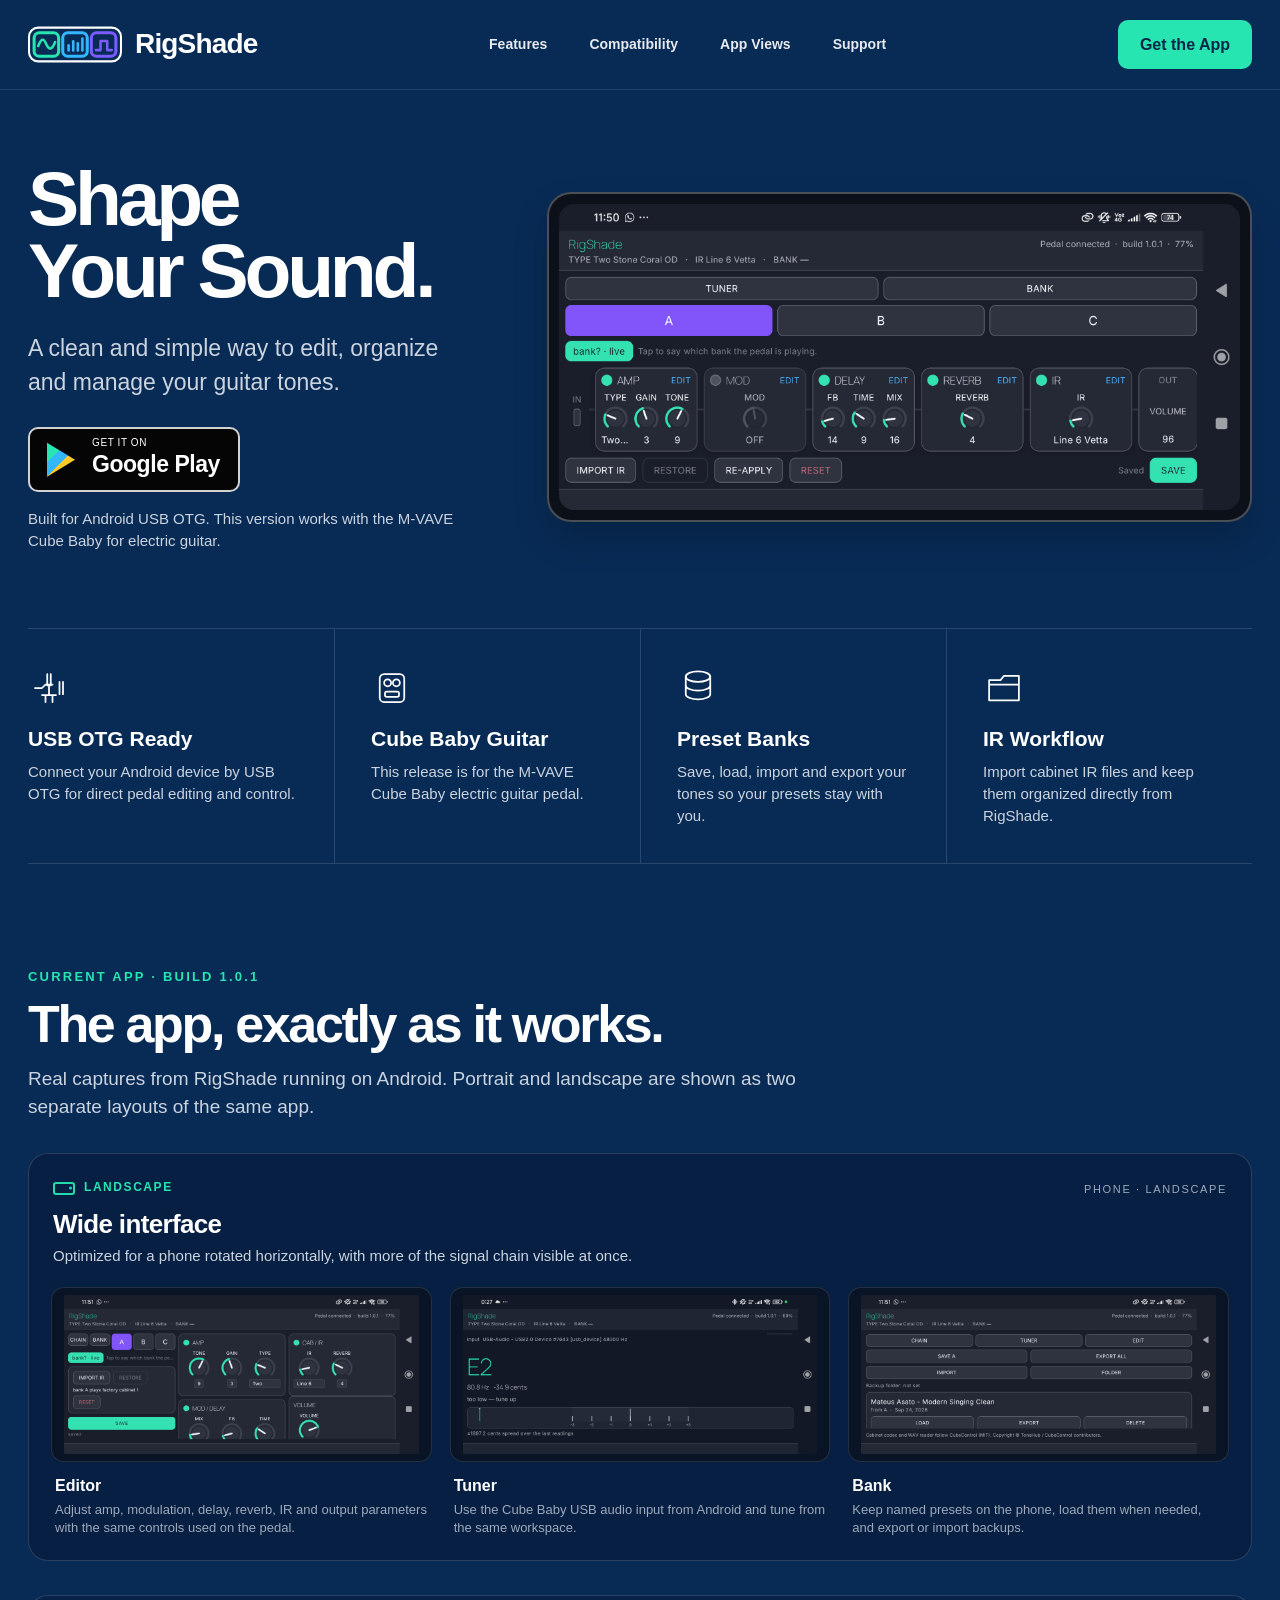
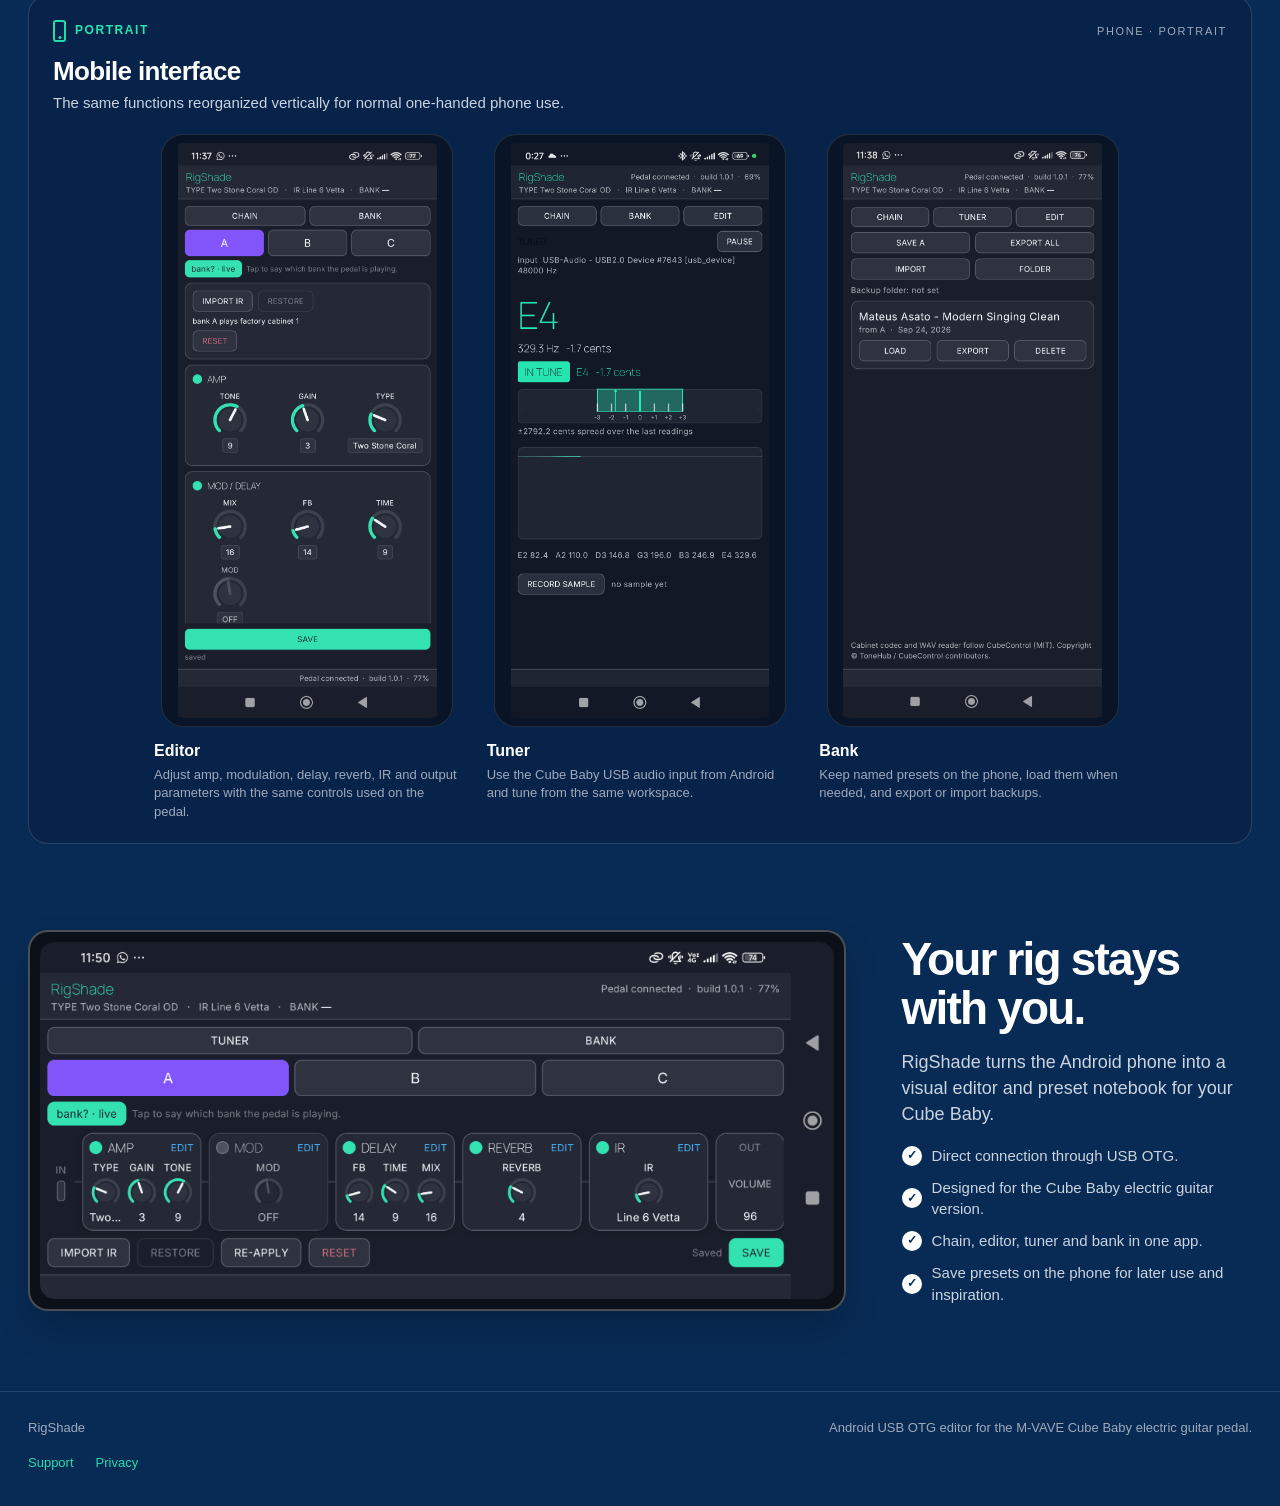
<file: index.html>
<!DOCTYPE html>

<html lang="en">
<head>
<meta charset="utf-8"/>
<meta content="width=device-width,initial-scale=1" name="viewport"/>
<meta content="#082B55" name="theme-color"/>
<meta content="RigShade is an Android USB OTG editor and preset notebook for the M-VAVE Cube Baby electric guitar pedal." name="description"/>
<title>RigShade — Shape Your Sound</title>
<link rel="icon" type="image/svg+xml" href="assets/brand/rigshade-favicon.svg"/>
<link rel="icon" type="image/png" sizes="512x512" href="assets/brand/rigshade-favicon.png"/>
<link rel="apple-touch-icon" href="assets/brand/rigshade-favicon.png"/>

<link rel="stylesheet" href="css/styles.css"/>
<link rel="stylesheet" href="css/pages.css"/>
</head>
<body>
<div class="site">
<header class="header"><div class="wrap nav">
<a aria-label="RigShade home" class="brand" href="#top"><svg aria-label="RigShade logo 1.4" role="img" viewbox="0 0 184 76">
<rect fill="none" height="66" rx="18" stroke="#ffffff" stroke-width="4" width="180" x="2" y="5"></rect>
<rect fill="none" height="46" rx="10" stroke="#27E5B1" stroke-width="6" width="48" x="12" y="15"></rect>
<path d="M20 41 C26 25,31 25,36 38 C41 49,47 49,53 33" fill="none" stroke="#27E5B1" stroke-linecap="round" stroke-width="5"></path>
<rect fill="none" height="46" rx="10" stroke="#33B8FF" stroke-width="6" width="48" x="68" y="15"></rect>
<rect fill="#33B8FF" height="15" rx="2.5" width="5" x="77" y="37"></rect><rect fill="#33B8FF" height="23" rx="2.5" width="5" x="86" y="29"></rect><rect fill="#33B8FF" height="19" rx="2.5" width="5" x="95" y="33"></rect><rect fill="#33B8FF" height="28" rx="2.5" width="5" x="104" y="24"></rect>
<rect fill="none" height="46" rx="10" stroke="#7A5CFF" stroke-width="6" width="48" x="124" y="15"></rect>
<path d="M133 49 H142 V31 H155 V49 H164" fill="none" stroke="#7A5CFF" stroke-linecap="round" stroke-linejoin="round" stroke-width="5"></path>
</svg><span>RigShade</span></a>
<nav aria-label="Primary navigation" class="navlinks"><a href="#features">Features</a><a href="#compatibility">Compatibility</a><a href="#screens">App Views</a><a href="support/">Support</a></nav>
<a class="navcta" href="support/#get-the-app">Get the App</a>
<button aria-expanded="false" aria-label="Open menu" class="hamb"><span></span><span></span><span></span></button>
</div><div class="mobilemenu" id="mobileMenu"><a href="#features">Features</a><a href="#compatibility">Compatibility</a><a href="#screens">App Views</a><a href="support/">Support</a><a href="support/#get-the-app">Get the App</a></div></header>
<main id="top">
<section class="hero"><div class="wrap hero-grid">
<div>
<h1>Shape<br/>Your Sound.</h1>
<p class="lead">A clean and simple way to edit, organize and manage your guitar tones.</p>
<a aria-label="Get RigShade on Google Play" class="playbadge" href="support/#get-the-app" id="download"><span class="playtri"></span><span class="playtxt"><small>Get it on</small><strong>Google Play</strong></span></a>
<p class="compat" id="compatibility">Built for Android USB OTG. This version works with the M‑VAVE Cube Baby for electric guitar.</p>
</div>
<div aria-label="RigShade current Chain interface" class="device-shell hero-device">
<img alt="RigShade Chain view on Android in landscape orientation" class="landscape-only" src="assets/screenshots/chain-landscape.png"/>
<img alt="RigShade Chain view on Android in portrait orientation" class="portrait-only" src="assets/screenshots/chain-portrait.png"/>
</div>
</div></section>
<section class="features" id="features"><div class="wrap feature-grid">
<article class="feature"><div class="ficon"><svg viewbox="0 0 48 48"><path d="M22 8v13M26 8v13M24 21v11M16 32h16M20 32v8M28 32v8M8 24h8l4-4h8M36 17v14M40 17v14"></path></svg></div><h3>USB OTG Ready</h3><p>Connect your Android device by USB OTG for direct pedal editing and control.</p></article>
<article class="feature"><div class="ficon"><svg viewbox="0 0 48 48"><rect height="32" rx="5" width="28" x="10" y="8"></rect><circle cx="19" cy="18" r="4"></circle><circle cx="29" cy="18" r="4"></circle><rect height="6" rx="2" width="16" x="16" y="28"></rect></svg></div><h3>Cube Baby Guitar</h3><p>This release is for the M‑VAVE Cube Baby electric guitar pedal.</p></article>
<article class="feature"><div class="ficon"><svg viewbox="0 0 48 48"><ellipse cx="24" cy="11" rx="14" ry="6"></ellipse><path d="M10 11v10c0 3 6 6 14 6s14-3 14-6V11M10 21v10c0 3 6 6 14 6s14-3 14-6V21"></path></svg></div><h3>Preset Banks</h3><p>Save, load, import and export your tones so your presets stay with you.</p></article>
<article class="feature"><div class="ficon"><svg viewbox="0 0 48 48"><path d="M7 15h13l4-5h17v28H7zM7 20h34"></path></svg></div><h3>IR Workflow</h3><p>Import cabinet IR files and keep them organized directly from RigShade.</p></article>
</div></section>
<section class="showcase" id="screens">
<div class="wrap">
<div class="section-kicker">Current app · build 1.0.1</div>
<h2 class="section-title">The app, exactly as it works.</h2>
<p class="section-lead">Real captures from RigShade running on Android. Portrait and landscape are shown as two separate layouts of the same app.</p>
<div class="orientation-showcase">
<section aria-labelledby="landscape-title" class="orientation-block orientation-landscape">
<div class="orientation-head">
<div>
<span class="orientation-badge"><span class="orientation-icon wide"></span> Landscape</span>
<h3 id="landscape-title">Wide interface</h3>
<p>Optimized for a phone rotated horizontally, with more of the signal chain visible at once.</p>
</div>
<span class="orientation-note">PHONE · LANDSCAPE</span>
</div>
<div class="orientation-grid landscape-gallery">
<article class="app-shot-card">
<div class="shot-frame landscape-frame"><img alt="RigShade Editor in landscape" src="assets/screenshots/editor-landscape.png"/></div>
<div class="shot-caption"><strong>Editor</strong><span>Adjust amp, modulation, delay, reverb, IR and output parameters with the same controls used on the pedal.</span></div>
</article>
<article class="app-shot-card">
<div class="shot-frame landscape-frame"><img alt="RigShade Tuner in landscape" src="assets/screenshots/tuner-landscape.png"/></div>
<div class="shot-caption"><strong>Tuner</strong><span>Use the Cube Baby USB audio input from Android and tune from the same workspace.</span></div>
</article>
<article class="app-shot-card">
<div class="shot-frame landscape-frame"><img alt="RigShade Bank in landscape" src="assets/screenshots/bank-landscape.png"/></div>
<div class="shot-caption"><strong>Bank</strong><span>Keep named presets on the phone, load them when needed, and export or import backups.</span></div>
</article>
</div>
</section>
<section aria-labelledby="portrait-title" class="orientation-block orientation-portrait">
<div class="orientation-head">
<div>
<span class="orientation-badge"><span class="orientation-icon tall"></span> Portrait</span>
<h3 id="portrait-title">Mobile interface</h3>
<p>The same functions reorganized vertically for normal one-handed phone use.</p>
</div>
<span class="orientation-note">PHONE · PORTRAIT</span>
</div>
<div class="orientation-grid portrait-gallery">
<article class="app-shot-card portrait-card">
<div class="shot-frame portrait-frame"><img alt="RigShade Editor in portrait" src="assets/screenshots/editor-portrait.png"/></div>
<div class="shot-caption"><strong>Editor</strong><span>Adjust amp, modulation, delay, reverb, IR and output parameters with the same controls used on the pedal.</span></div>
</article>
<article class="app-shot-card portrait-card">
<div class="shot-frame portrait-frame"><img alt="RigShade Tuner in portrait" src="assets/screenshots/tuner-portrait.png"/></div>
<div class="shot-caption"><strong>Tuner</strong><span>Use the Cube Baby USB audio input from Android and tune from the same workspace.</span></div>
</article>
<article class="app-shot-card portrait-card">
<div class="shot-frame portrait-frame"><img alt="RigShade Bank in portrait" src="assets/screenshots/bank-portrait.png"/></div>
<div class="shot-caption"><strong>Bank</strong><span>Keep named presets on the phone, load them when needed, and export or import backups.</span></div>
</article>
</div>
</section>
</div>
</div>
</section>
<section class="workflow" id="workflow"><div class="wrap workflow-grid">
<div class="device-shell"><img alt="RigShade signal chain in landscape" class="landscape-only" src="assets/screenshots/chain-landscape.png"/><img alt="RigShade signal chain in portrait" class="portrait-only" src="assets/screenshots/chain-portrait.png"/></div>
<div class="copy"><h2>Your rig stays with you.</h2><p>RigShade turns the Android phone into a visual editor and preset notebook for your Cube Baby.</p><div class="checks">
<div class="check"><b>✓</b><span>Direct connection through USB OTG.</span></div>
<div class="check"><b>✓</b><span>Designed for the Cube Baby electric guitar version.</span></div>
<div class="check"><b>✓</b><span>Chain, editor, tuner and bank in one app.</span></div>
<div class="check"><b>✓</b><span>Save presets on the phone for later use and inspiration.</span></div>
</div></div>
</div></section>
</main>
<footer class="footer"><div class="wrap footer-inner"><span>RigShade</span><span>Android USB OTG editor for the M‑VAVE Cube Baby electric guitar pedal.</span></div><div class="wrap footer-links"><a href="support/">Support</a><a href="privacy/">Privacy</a></div></footer>
</div>
<script src="js/main.js"></script>
</body></html>
</file>
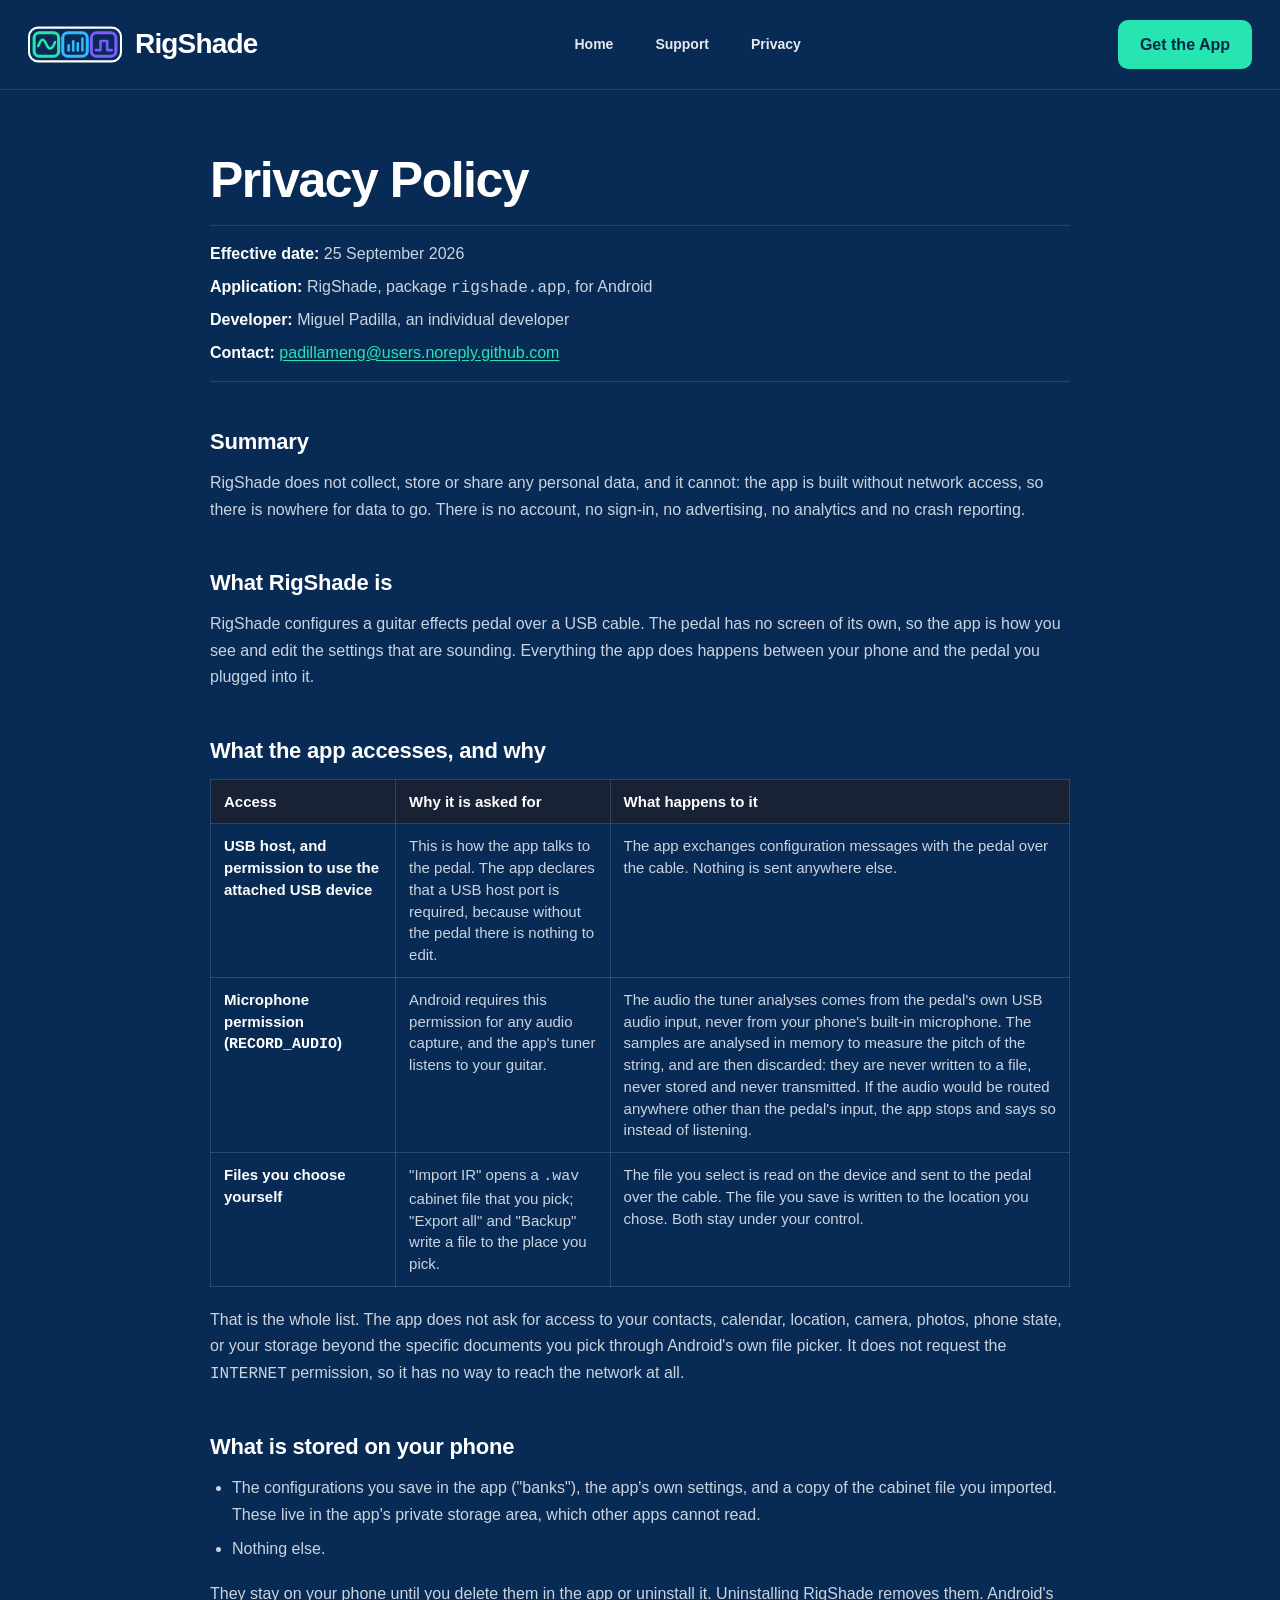
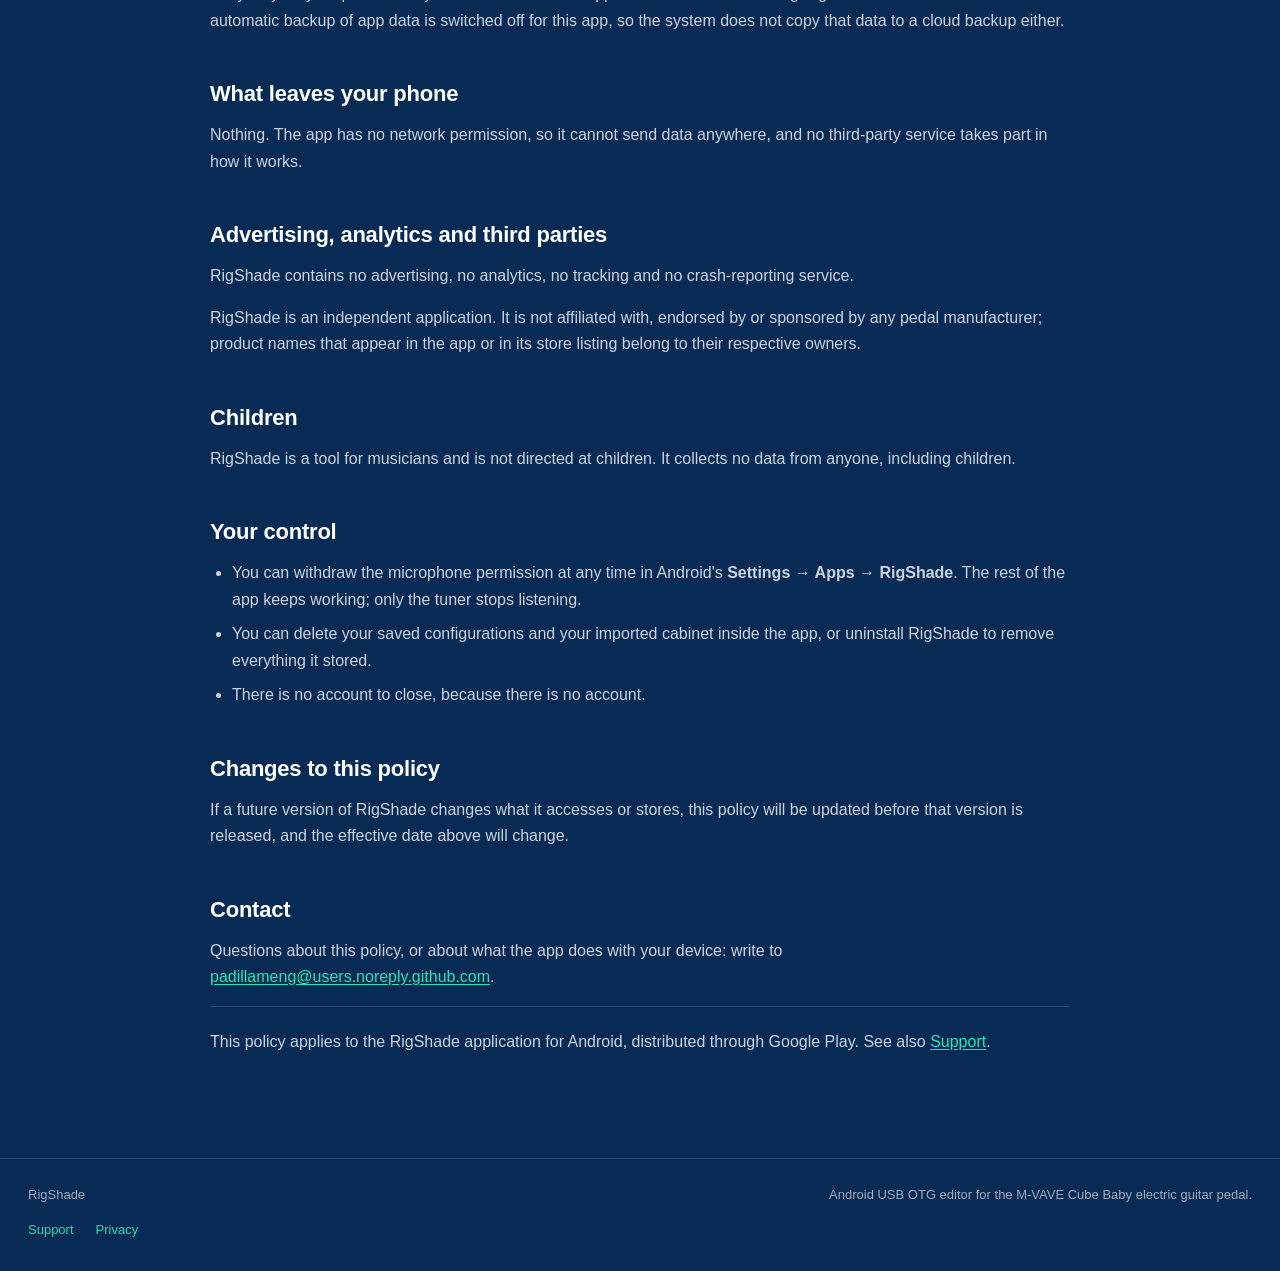
<file: privacy/index.html>
<!DOCTYPE html>
<html lang="en">
<head>
<meta charset="utf-8"/>
<meta content="width=device-width,initial-scale=1" name="viewport"/>
<meta content="#082B55" name="theme-color"/>
<title>RigShade — Privacy Policy</title>
<meta content="How RigShade for Android handles your data: it collects nothing, stores nothing off your device and has no network access." name="description"/>
<link rel="icon" type="image/svg+xml" href="../assets/brand/rigshade-favicon.svg"/>
<link rel="icon" type="image/png" sizes="512x512" href="../assets/brand/rigshade-favicon.png"/>
<link rel="apple-touch-icon" href="../assets/brand/rigshade-favicon.png"/>
<link rel="stylesheet" href="../css/styles.css"/>
<link rel="stylesheet" href="../css/pages.css"/>
</head>
<body>
<div class="site">
<header class="header"><div class="wrap nav">
<a aria-label="RigShade home" class="brand" href="../"><img alt="" height="39" src="../assets/brand/rigshade-logo.svg" width="94"/><span>RigShade</span></a>
<nav aria-label="Primary navigation" class="navlinks"><a href="../">Home</a><a href="../support/">Support</a><a href="../privacy/">Privacy</a></nav>
<a class="navcta" href="../support/#get-the-app">Get the App</a>
<button aria-expanded="false" aria-label="Open menu" class="hamb"><span></span><span></span><span></span></button>
</div><div class="mobilemenu" id="mobileMenu"><a href="../">Home</a><a href="../support/">Support</a><a href="../privacy/">Privacy</a><a href="../support/#get-the-app">Get the App</a></div></header>

<main class="doc">
<div class="wrap doc-wrap">
<h1>Privacy Policy</h1>
<p class="doc-meta">
<span><b>Effective date:</b> 25 September 2026</span>
<span><b>Application:</b> RigShade, package <code>rigshade.app</code>, for Android</span>
<span><b>Developer:</b> Miguel Padilla, an individual developer</span>
<span><b>Contact:</b> <a href="mailto:padillameng@users.noreply.github.com">padillameng@users.noreply.github.com</a></span>
</p>

<h2>Summary</h2>
<p>RigShade does not collect, store or share any personal data, and it cannot: the app is built
without network access, so there is nowhere for data to go. There is no account, no sign-in, no
advertising, no analytics and no crash reporting.</p>

<h2>What RigShade is</h2>
<p>RigShade configures a guitar effects pedal over a USB cable. The pedal has no screen of its own,
so the app is how you see and edit the settings that are sounding. Everything the app does happens
between your phone and the pedal you plugged into it.</p>

<h2>What the app accesses, and why</h2>
<table>
<thead>
<tr><th>Access</th><th>Why it is asked for</th><th>What happens to it</th></tr>
</thead>
<tbody>
<tr>
<td>USB host, and permission to use the attached USB device</td>
<td>This is how the app talks to the pedal. The app declares that a USB host port is required, because without the pedal there is nothing to edit.</td>
<td>The app exchanges configuration messages with the pedal over the cable. Nothing is sent anywhere else.</td>
</tr>
<tr>
<td>Microphone permission (<code>RECORD_AUDIO</code>)</td>
<td>Android requires this permission for any audio capture, and the app's tuner listens to your guitar.</td>
<td>The audio the tuner analyses comes from the pedal's own USB audio input, never from your phone's built-in microphone. The samples are analysed in memory to measure the pitch of the string, and are then discarded: they are never written to a file, never stored and never transmitted. If the audio would be routed anywhere other than the pedal's input, the app stops and says so instead of listening.</td>
</tr>
<tr>
<td>Files you choose yourself</td>
<td>"Import IR" opens a <code>.wav</code> cabinet file that you pick; "Export all" and "Backup" write a file to the place you pick.</td>
<td>The file you select is read on the device and sent to the pedal over the cable. The file you save is written to the location you chose. Both stay under your control.</td>
</tr>
</tbody>
</table>
<p>That is the whole list. The app does not ask for access to your contacts, calendar, location,
camera, photos, phone state, or your storage beyond the specific documents you pick through
Android's own file picker. It does not request the <code>INTERNET</code> permission, so it has no
way to reach the network at all.</p>

<h2>What is stored on your phone</h2>
<ul>
<li>The configurations you save in the app ("banks"), the app's own settings, and a copy of the
cabinet file you imported. These live in the app's private storage area, which other apps cannot
read.</li>
<li>Nothing else.</li>
</ul>
<p>They stay on your phone until you delete them in the app or uninstall it. Uninstalling RigShade
removes them. Android's automatic backup of app data is switched off for this app, so the system
does not copy that data to a cloud backup either.</p>

<h2>What leaves your phone</h2>
<p>Nothing. The app has no network permission, so it cannot send data anywhere, and no third-party
service takes part in how it works.</p>

<h2>Advertising, analytics and third parties</h2>
<p>RigShade contains no advertising, no analytics, no tracking and no crash-reporting service.</p>
<p>RigShade is an independent application. It is not affiliated with, endorsed by or sponsored by
any pedal manufacturer; product names that appear in the app or in its store listing belong to
their respective owners.</p>

<h2>Children</h2>
<p>RigShade is a tool for musicians and is not directed at children. It collects no data from
anyone, including children.</p>

<h2>Your control</h2>
<ul>
<li>You can withdraw the microphone permission at any time in Android's <b>Settings → Apps →
RigShade</b>. The rest of the app keeps working; only the tuner stops listening.</li>
<li>You can delete your saved configurations and your imported cabinet inside the app, or uninstall
RigShade to remove everything it stored.</li>
<li>There is no account to close, because there is no account.</li>
</ul>

<h2>Changes to this policy</h2>
<p>If a future version of RigShade changes what it accesses or stores, this policy will be updated
before that version is released, and the effective date above will change.</p>

<h2>Contact</h2>
<p>Questions about this policy, or about what the app does with your device: write to
<a href="mailto:padillameng@users.noreply.github.com">padillameng@users.noreply.github.com</a>.</p>

<p class="doc-foot">This policy applies to the RigShade application for Android, distributed through
Google Play. See also <a href="../support/">Support</a>.</p>
</div>
</main>

<footer class="footer"><div class="wrap footer-inner"><span>RigShade</span><span>Android USB OTG editor for the M‑VAVE Cube Baby electric guitar pedal.</span></div><div class="wrap footer-links"><a href="../support/">Support</a><a href="../privacy/">Privacy</a></div></footer>
</div>
<script src="../js/main.js"></script>
</body>
</html>
</file>
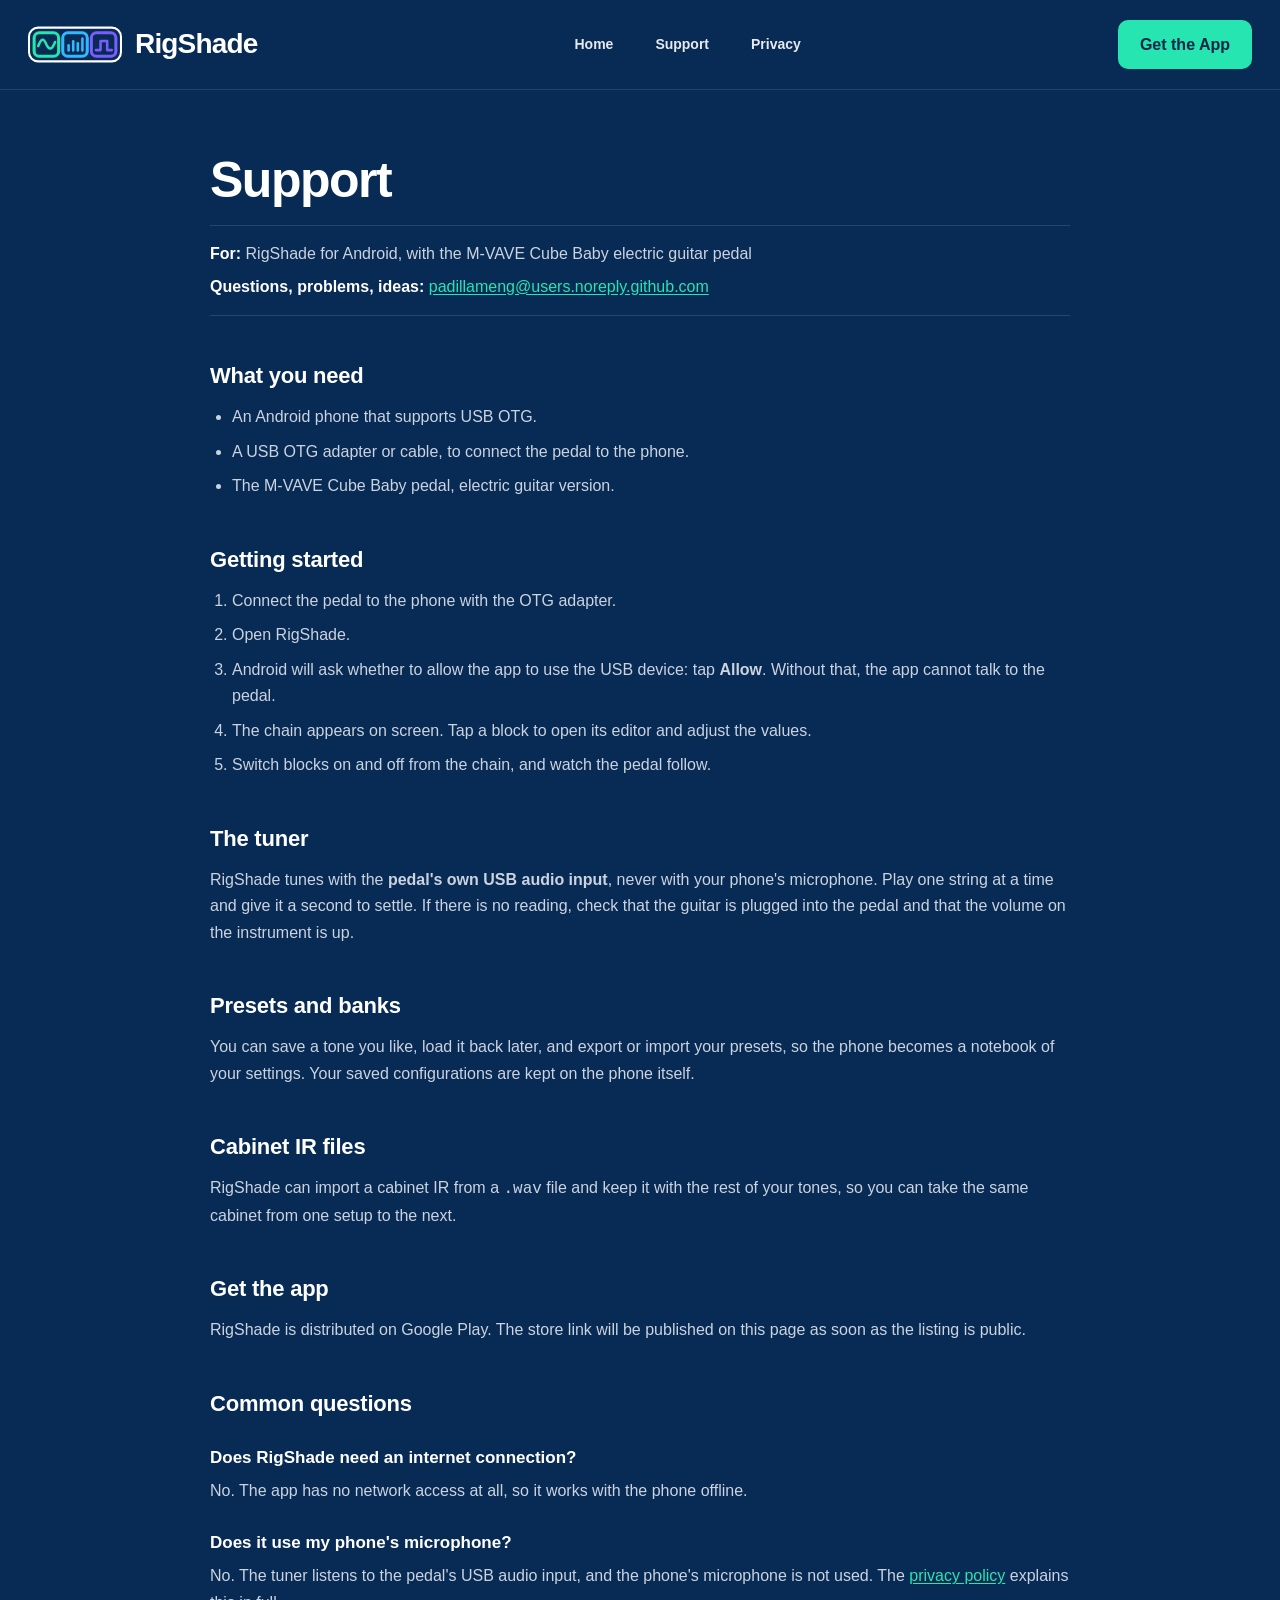
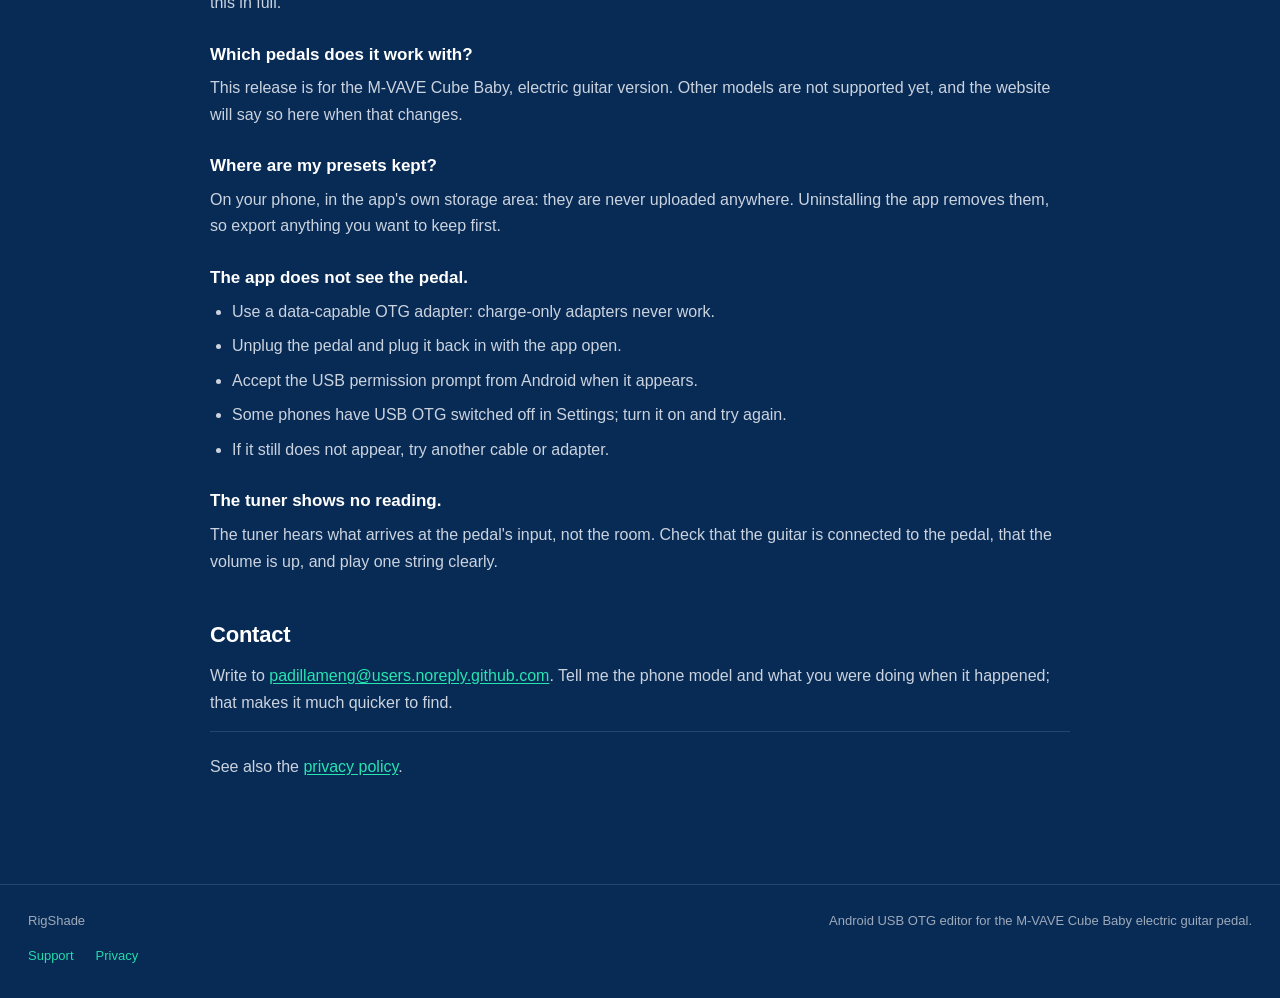
<file: support/index.html>
<!DOCTYPE html>
<html lang="en">
<head>
<meta charset="utf-8"/>
<meta content="width=device-width,initial-scale=1" name="viewport"/>
<meta content="#082B55" name="theme-color"/>
<title>RigShade — Support</title>
<meta content="Getting started with RigShade: what you need, how to connect the pedal, the tuner, presets and answers to common questions." name="description"/>
<link rel="icon" type="image/svg+xml" href="../assets/brand/rigshade-favicon.svg"/>
<link rel="icon" type="image/png" sizes="512x512" href="../assets/brand/rigshade-favicon.png"/>
<link rel="apple-touch-icon" href="../assets/brand/rigshade-favicon.png"/>
<link rel="stylesheet" href="../css/styles.css"/>
<link rel="stylesheet" href="../css/pages.css"/>
</head>
<body>
<div class="site">
<header class="header"><div class="wrap nav">
<a aria-label="RigShade home" class="brand" href="../"><img alt="" height="39" src="../assets/brand/rigshade-logo.svg" width="94"/><span>RigShade</span></a>
<nav aria-label="Primary navigation" class="navlinks"><a href="../">Home</a><a href="../support/">Support</a><a href="../privacy/">Privacy</a></nav>
<a class="navcta" href="#get-the-app">Get the App</a>
<button aria-expanded="false" aria-label="Open menu" class="hamb"><span></span><span></span><span></span></button>
</div><div class="mobilemenu" id="mobileMenu"><a href="../">Home</a><a href="../support/">Support</a><a href="../privacy/">Privacy</a><a href="#get-the-app">Get the App</a></div></header>

<main class="doc">
<div class="wrap doc-wrap">
<h1>Support</h1>
<p class="doc-meta">
<span><b>For:</b> RigShade for Android, with the M-VAVE Cube Baby electric guitar pedal</span>
<span><b>Questions, problems, ideas:</b> <a href="mailto:padillameng@users.noreply.github.com">padillameng@users.noreply.github.com</a></span>
</p>

<h2>What you need</h2>
<ul>
<li>An Android phone that supports USB OTG.</li>
<li>A USB OTG adapter or cable, to connect the pedal to the phone.</li>
<li>The M-VAVE Cube Baby pedal, electric guitar version.</li>
</ul>

<h2>Getting started</h2>
<ol>
<li>Connect the pedal to the phone with the OTG adapter.</li>
<li>Open RigShade.</li>
<li>Android will ask whether to allow the app to use the USB device: tap <b>Allow</b>. Without
that, the app cannot talk to the pedal.</li>
<li>The chain appears on screen. Tap a block to open its editor and adjust the values.</li>
<li>Switch blocks on and off from the chain, and watch the pedal follow.</li>
</ol>

<h2>The tuner</h2>
<p>RigShade tunes with the <b>pedal's own USB audio input</b>, never with your phone's microphone.
Play one string at a time and give it a second to settle. If there is no reading, check that the
guitar is plugged into the pedal and that the volume on the instrument is up.</p>

<h2>Presets and banks</h2>
<p>You can save a tone you like, load it back later, and export or import your presets, so the
phone becomes a notebook of your settings. Your saved configurations are kept on the phone itself.</p>

<h2>Cabinet IR files</h2>
<p>RigShade can import a cabinet IR from a <code>.wav</code> file and keep it with the rest of your
tones, so you can take the same cabinet from one setup to the next.</p>

<h2 id="get-the-app">Get the app</h2>
<p>RigShade is distributed on Google Play. The store link will be published on this page as soon as
the listing is public.</p>

<h2>Common questions</h2>

<h3>Does RigShade need an internet connection?</h3>
<p>No. The app has no network access at all, so it works with the phone offline.</p>

<h3>Does it use my phone's microphone?</h3>
<p>No. The tuner listens to the pedal's USB audio input, and the phone's microphone is not used.
The <a href="../privacy/">privacy policy</a> explains this in full.</p>

<h3>Which pedals does it work with?</h3>
<p>This release is for the M-VAVE Cube Baby, electric guitar version. Other models are not
supported yet, and the website will say so here when that changes.</p>

<h3>Where are my presets kept?</h3>
<p>On your phone, in the app's own storage area: they are never uploaded anywhere. Uninstalling the
app removes them, so export anything you want to keep first.</p>

<h3>The app does not see the pedal.</h3>
<ul>
<li>Use a data-capable OTG adapter: charge-only adapters never work.</li>
<li>Unplug the pedal and plug it back in with the app open.</li>
<li>Accept the USB permission prompt from Android when it appears.</li>
<li>Some phones have USB OTG switched off in Settings; turn it on and try again.</li>
<li>If it still does not appear, try another cable or adapter.</li>
</ul>

<h3>The tuner shows no reading.</h3>
<p>The tuner hears what arrives at the pedal's input, not the room. Check that the guitar is
connected to the pedal, that the volume is up, and play one string clearly.</p>

<h2>Contact</h2>
<p>Write to <a href="mailto:padillameng@users.noreply.github.com">padillameng@users.noreply.github.com</a>.
Tell me the phone model and what you were doing when it happened; that makes it much quicker to
find.</p>

<p class="doc-foot">See also the <a href="../privacy/">privacy policy</a>.</p>
</div>
</main>

<footer class="footer"><div class="wrap footer-inner"><span>RigShade</span><span>Android USB OTG editor for the M‑VAVE Cube Baby electric guitar pedal.</span></div><div class="wrap footer-links"><a href="../support/">Support</a><a href="../privacy/">Privacy</a></div></footer>
</div>
<script src="../js/main.js"></script>
</body>
</html>
</file>
<file: css/styles.css>
:root{--navy:#082B55;--navy2:#061f42;--panel:#182234;--panel2:#222c3e;--line:#536077;--white:#fff;--muted:#cbd3df;--muted2:#9ea9ba;--mint:#27E5B1;--sky:#33B8FF;--violet:#7A5CFF;--max:1420px}
*{box-sizing:border-box}
html{scroll-behavior:smooth;background:var(--navy)}
body{margin:0;background:var(--navy);color:#fff;font-family:Inter,Manrope,"Segoe UI",Roboto,Arial,sans-serif;line-height:1.45;overflow-x:hidden}
a{color:inherit;text-decoration:none}
button{font:inherit}
.wrap{width:min(calc(100% - 56px),var(--max));margin:auto}
.site{min-height:100vh;background:var(--navy)}
.header{height:90px;border-bottom:1px solid rgba(255,255,255,.11);display:flex;align-items:center}
.nav{display:flex;align-items:center;justify-content:space-between;gap:28px}
.brand{display:flex;align-items:center;gap:13px;font-weight:800;font-size:28px;letter-spacing:-.03em}
.brand svg{width:94px;height:39px;display:block}
.navlinks{display:flex;gap:42px;font-size:14px;font-weight:650}
.navlinks a{opacity:.9}
.navlinks a:hover{opacity:1}
.navcta{padding:13px 22px;border-radius:10px;background:var(--mint);color:#062747;font-weight:800}
.hamb{display:none;border:0;background:none;color:#FFFFFF;padding:8px;opacity:1}
.hamb,.hamb:visited,.hamb:hover,.hamb:active,.hamb:focus{color:#FFFFFF;opacity:1}
.hamb span{display:block;width:27px;height:2px;background:#FFFFFF;margin:6px 0;opacity:1}
.mobilemenu{display:none}

.hero{padding:72px 0 66px}
.hero-grid{display:grid;grid-template-columns:minmax(380px,.78fr) minmax(560px,1.22fr);gap:68px;align-items:center}
h1{font-size:clamp(62px,6vw,96px);line-height:.94;letter-spacing:-.055em;margin:0 0 26px;font-weight:850}
.lead{font-size:23px;line-height:1.45;color:var(--muted);max-width:650px;margin:0 0 28px}
.playbadge{display:inline-flex;align-items:center;gap:12px;background:#050505;border:2px solid rgba(255,255,255,.82);border-radius:10px;padding:9px 18px 9px 12px;min-height:64px}
.playtri{width:38px;height:38px;position:relative}
.playtri:before{content:"";position:absolute;inset:2px 5px;clip-path:polygon(0 0,100% 50%,0 100%);background:linear-gradient(135deg,#27e5b1 0 31%,#33b8ff 31% 54%,#ffca28 54% 72%,#ff5252 72%)}
.playtxt small{display:block;font-size:10px;text-transform:uppercase;line-height:1;letter-spacing:.06em}
.playtxt strong{font-size:23px;letter-spacing:-.02em}
.compat{font-size:15px;color:var(--muted);margin:16px 0 0;max-width:590px}
.device-shell{padding:10px;background:#0b1019;border:2px solid rgba(255,255,255,.26);border-radius:24px;box-shadow:0 18px 34px rgba(0,0,0,.18)}
.device-shell picture,.device-shell img{display:block;width:100%}
.device-shell img{border-radius:15px}
.hero-device{max-width:850px;margin-left:auto}
.hero-device .portrait-only{display:none}

.features{padding:10px 0 60px}
.feature-grid{display:grid;grid-template-columns:repeat(4,1fr);border-top:1px solid rgba(255,255,255,.13);border-bottom:1px solid rgba(255,255,255,.13)}
.feature{padding:38px 36px 36px 0;min-height:190px}
.feature+.feature{padding-left:36px;border-left:1px solid rgba(255,255,255,.14)}
.ficon{width:42px;height:42px;margin-bottom:15px}
.ficon svg{width:100%;height:100%;fill:none;stroke:#fff;stroke-width:2;stroke-linecap:round;stroke-linejoin:round}
.feature h3{font-size:21px;margin:0 0 7px}
.feature p{font-size:15px;color:var(--muted);margin:0;max-width:270px}

.showcase{padding:44px 0 76px}
.section-kicker{font-size:13px;text-transform:uppercase;letter-spacing:.17em;color:var(--mint);font-weight:800;margin-bottom:12px}
.section-title{font-size:52px;line-height:1.02;letter-spacing:-.045em;margin:0 0 14px}
.section-lead{font-size:19px;color:var(--muted);max-width:780px;margin:0 0 32px}
.screen-grid{display:grid;grid-template-columns:repeat(3,1fr);gap:20px}
.screen-card{background:var(--navy2);border:1px solid rgba(255,255,255,.14);border-radius:18px;overflow:hidden}
.screen-card .shot{padding:9px;background:#091527}
.screen-card picture,.screen-card img{display:block;width:100%}
.screen-card img{border-radius:10px}
.screen-meta{padding:20px 22px 22px}
.screen-meta h3{font-size:21px;margin:0 0 6px}
.screen-meta p{font-size:14px;color:var(--muted);margin:0}


/* APP ORIENTATION SHOWCASE */
.orientation-showcase{display:flex;flex-direction:column;gap:34px}
.orientation-block{background:var(--navy2);border:1px solid rgba(255,255,255,.14);border-radius:20px;padding:22px}
.orientation-head{display:flex;justify-content:space-between;align-items:flex-start;gap:28px;padding:2px 2px 20px}
.orientation-head h3{font-size:26px;line-height:1.08;margin:9px 0 7px;letter-spacing:-.025em}
.orientation-head p{font-size:15px;color:var(--muted);margin:0;max-width:690px}
.orientation-badge{display:inline-flex;align-items:center;gap:9px;font-size:12px;font-weight:800;letter-spacing:.13em;text-transform:uppercase;color:var(--mint)}
.orientation-icon{display:inline-block;border:2px solid currentColor;border-radius:3px;position:relative;opacity:.95}
.orientation-icon.wide{width:22px;height:13px}
.orientation-icon.tall{width:13px;height:22px}
.orientation-icon:after{content:"";position:absolute;width:3px;height:3px;border-radius:50%;background:currentColor;left:50%;bottom:1px;transform:translateX(-50%)}
.orientation-icon.wide:after{bottom:auto;right:1px;left:auto;top:50%;transform:translateY(-50%)}
.orientation-note{font-size:11px;letter-spacing:.15em;color:var(--muted2);white-space:nowrap;padding-top:4px}
.orientation-grid{display:grid;gap:18px}
.landscape-gallery{grid-template-columns:repeat(3,minmax(0,1fr))}
.portrait-gallery{grid-template-columns:repeat(3,minmax(0,1fr));max-width:980px;margin:0 auto}
.app-shot-card{min-width:0}
.shot-frame{background:#091527;border:1px solid rgba(255,255,255,.11);overflow:hidden}
.landscape-frame{border-radius:13px;padding:7px;aspect-ratio:2.17/1;display:flex;align-items:center}
.portrait-frame{border-radius:22px;padding:8px;max-width:292px;margin:0 auto;aspect-ratio:.492/1;display:flex;align-items:center}
.shot-frame img{width:100%;height:100%;display:block;object-fit:contain;border-radius:8px}
.portrait-frame img{border-radius:15px}
.shot-caption{display:flex;flex-direction:column;gap:4px;padding:12px 4px 0}
.shot-caption strong{font-size:16px}
.shot-caption span{font-size:13px;line-height:1.4;color:var(--muted2)}
.orientation-portrait{background:#08234a}

.workflow{padding:10px 0 80px}
.workflow-grid{display:grid;grid-template-columns:minmax(0,1.4fr) minmax(350px,.6fr);gap:56px;align-items:center}
.workflow .device-shell{border-radius:20px}
.copy h2{font-size:46px;line-height:1.06;letter-spacing:-.04em;margin:0 0 16px}
.copy p{font-size:18px;color:var(--muted);margin:0 0 18px}
.checks{display:grid;gap:10px;color:var(--muted);font-size:15px}
.check{display:flex;align-items:center;gap:10px}
.check b{display:inline-flex;align-items:center;justify-content:center;width:20px;height:20px;border-radius:50%;background:#fff;color:var(--navy);font-size:12px;flex:none}
.footer{border-top:1px solid rgba(255,255,255,.12);padding:27px 0 34px;color:var(--muted2);font-size:13px}
.footer-inner{display:flex;justify-content:space-between;gap:24px}

@media(max-width:1050px){
 .wrap{width:min(calc(100% - 38px),var(--max))}
 .navlinks{gap:23px}
 .hero-grid{grid-template-columns:1fr;gap:42px}
 .hero-device{margin:0;max-width:none}
 .screen-grid{grid-template-columns:1fr 1fr}
 .screen-card:last-child{grid-column:1/-1}
 .workflow-grid{grid-template-columns:1fr;gap:34px}
}
@media(max-width:760px){
 .wrap{width:min(calc(100% - 32px),var(--max))}
 .header{height:76px}
 .brand{font-size:23px}
 .brand svg{width:78px;height:32px}
 .navlinks,.navcta{display:none}
 .hamb{display:block}
 .mobilemenu{position:absolute;top:76px;left:0;right:0;background:var(--navy);z-index:30;padding:8px 16px 18px;border-bottom:1px solid rgba(255,255,255,.12)}
 .mobilemenu.open{display:grid}
 .mobilemenu a{padding:13px 0;border-bottom:1px solid rgba(255,255,255,.08);font-weight:650}
 .hero{padding:46px 0 46px}
 .hero-grid{gap:36px}
 h1{font-size:clamp(50px,14vw,70px);margin-bottom:20px}
 .lead{font-size:19px}
 .compat{font-size:14px}
 .hero-device{max-width:430px;margin:auto}
 .hero-device .landscape-only{display:none}
 .hero-device .portrait-only{display:block}
 .device-shell{padding:7px;border-radius:25px}
 .device-shell img{border-radius:18px}
 .feature-grid{grid-template-columns:1fr 1fr}
 .feature,.feature+.feature{min-height:190px;padding:25px 18px 25px 0;border-left:0}
 .feature:nth-child(even){padding-left:22px;border-left:1px solid rgba(255,255,255,.14)}
 .feature:nth-child(n+3){border-top:1px solid rgba(255,255,255,.14)}
 .section-title{font-size:39px}
 .section-lead{font-size:16px}
 .screen-grid{grid-template-columns:1fr}
 .screen-card:last-child{grid-column:auto}
 .screen-card .landscape-shot{display:none}
 .screen-card .portrait-shot{display:block!important}
 .workflow-grid{gap:28px}
 .workflow .landscape-only{display:none}
 .workflow .portrait-only{display:block!important;max-width:430px;margin:auto}
 .copy h2{font-size:37px}
 .footer-inner{display:block}
}
@media(min-width:761px){.portrait-shot,.workflow .portrait-only{display:none}}
@media(max-height:520px) and (orientation:landscape){
 .header{height:62px}
 .mobilemenu{top:62px}
 .hero{padding:28px 0 34px}
 .hero-grid{grid-template-columns:.8fr 1.2fr;gap:30px}
 h1{font-size:45px;margin-bottom:14px}
 .lead{font-size:16px;margin-bottom:15px}
 .playbadge{min-height:48px;padding:6px 12px}
 .playtri{width:28px;height:28px}
 .playtxt strong{font-size:17px}
 .compat{font-size:12px;margin-top:8px}
 .hero-device{max-width:none}
 .hero-device .portrait-only{display:none}
 .hero-device .landscape-only{display:block}
 .feature-grid{grid-template-columns:repeat(4,1fr)}
 .feature,.feature+.feature,.feature:nth-child(even){min-height:auto;padding:20px 16px;border-left:1px solid rgba(255,255,255,.14);border-top:0}
 .feature:first-child{border-left:0;padding-left:0}
 .screen-grid{grid-template-columns:repeat(3,1fr)}
 .screen-card .portrait-shot{display:none!important}
 .screen-card .landscape-shot{display:block}
}

@media(max-width:1050px){
 .landscape-gallery{grid-template-columns:1fr}
 .landscape-frame{aspect-ratio:auto}
 .portrait-gallery{grid-template-columns:repeat(3,minmax(0,1fr))}
}
@media(max-width:760px){
 .orientation-showcase{gap:24px}
 .orientation-block{padding:16px;border-radius:17px}
 .orientation-portrait{order:1}
 .orientation-landscape{order:2}
 .orientation-head{display:block;padding-bottom:16px}
 .orientation-note{display:block;margin-top:12px}
 .orientation-head h3{font-size:23px}
 .orientation-head p{font-size:14px}
 .portrait-gallery,.landscape-gallery{grid-template-columns:1fr}
 .portrait-card{border-bottom:1px solid rgba(255,255,255,.1);padding-bottom:18px}
 .portrait-card:last-child{border-bottom:0;padding-bottom:0}
 .portrait-frame{max-width:360px;width:100%}
 .landscape-frame{padding:5px;border-radius:10px}
 .shot-caption{padding-top:10px}
 .shot-caption span{font-size:12px}
}
@media(max-height:520px) and (orientation:landscape){
 .orientation-portrait{order:2}
 .orientation-landscape{order:1}
 .landscape-gallery{grid-template-columns:repeat(3,minmax(0,1fr))}
 .orientation-block{padding:14px}
 .orientation-head{padding-bottom:12px}
 .orientation-head h3{font-size:20px}
 .orientation-head p{font-size:12px}
 .shot-caption span{display:none}
}
</file>
<file: css/pages.css>
/* RigShade site — the rules used outside the landing page.
   The landing page keeps its own approved stylesheet (css/styles.css);
   everything here builds on the tokens defined in that file. */

/* the footer gains the two public documents */
.footer-links{display:flex;gap:22px;padding-top:16px;font-size:13px}
.footer-links a{color:var(--mint);opacity:.95}
.footer-links a:hover{opacity:1;text-decoration:underline}

/* on the document pages the header mark is a file, not inline markup */
.brand img{width:94px;height:39px;display:block}

/* document pages: a plain reading column inside the same chrome */
.doc{padding:64px 0 88px}
.doc-wrap{width:min(calc(100% - 40px),860px);margin:auto}
.doc h1{font-size:clamp(34px,4.4vw,50px);line-height:1.06;letter-spacing:-.03em;margin:0 0 18px;font-weight:850}
.doc h2{font-size:22px;margin:44px 0 12px;font-weight:800;letter-spacing:-.01em}
.doc h3{font-size:17px;margin:26px 0 8px;font-weight:750}
.doc p{margin:0 0 15px;color:var(--muted);font-size:16px;line-height:1.66}
.doc li{color:var(--muted);font-size:16px;line-height:1.66;margin:0 0 8px}
.doc ul,.doc ol{margin:0 0 18px;padding-left:22px}
.doc strong{color:#fff}
.doc a{color:var(--mint);text-decoration:underline;text-underline-offset:2px}
.doc a:hover{color:#fff}
.doc-meta{border-top:1px solid rgba(255,255,255,.12);border-bottom:1px solid rgba(255,255,255,.12);padding:15px 0;margin:0 0 30px;display:grid;gap:6px;color:var(--muted2);font-size:14px}
.doc-meta b{color:#fff}
.doc table{width:100%;border-collapse:collapse;margin:0 0 20px;font-size:15px}
.doc th,.doc td{border:1px solid rgba(255,255,255,.14);padding:11px 13px;text-align:left;vertical-align:top;color:var(--muted)}
.doc th{background:var(--panel);color:#fff;font-weight:750}
.doc td:first-child{color:#fff;font-weight:650}
.doc-note{margin:22px 0 0;padding:15px 17px;border:1px solid rgba(255,255,255,.14);border-radius:12px;background:var(--panel);color:var(--muted);font-size:15px}
.doc-note b{color:#fff}
.doc-cta{display:inline-flex;align-items:center;margin:6px 0 0;padding:12px 18px;border-radius:10px;background:var(--mint);color:#062747;font-weight:800;text-decoration:none}
.doc-cta:hover{color:#062747;text-decoration:none}
.doc-foot{margin-top:52px;padding-top:22px;border-top:1px solid rgba(255,255,255,.12);color:var(--muted2);font-size:14px}

@media (max-width:760px){
  .doc{padding:40px 0 64px}
  .doc table{font-size:14px}
}

@media print{
  html,body,.site{background:#fff;color:#111}
  .doc h1,.doc h2,.doc h3,.doc strong,.doc td:first-child,.doc th{color:#111}
  .doc p,.doc li,.doc td,.doc-meta,.doc-note{color:#222}
  .doc a{color:#111}
  .header,.footer,.footer-links{display:none}
}
</file>
